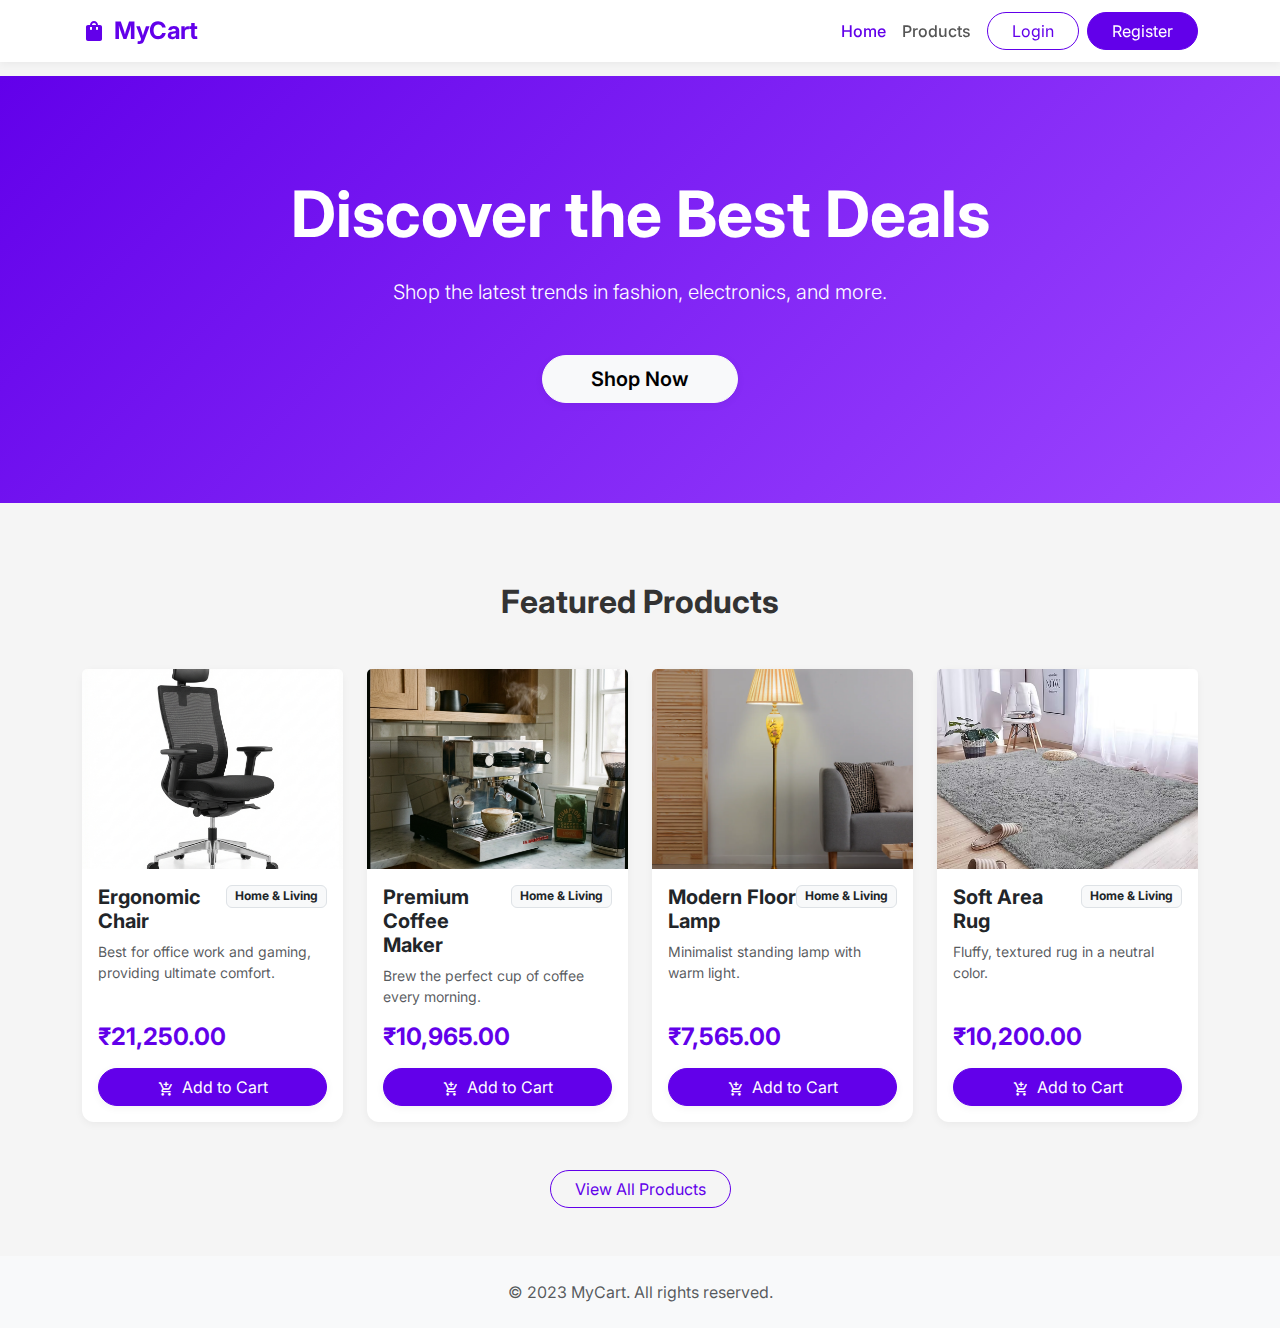
<file: index.html>
<!DOCTYPE html>
<html lang="en">

<head>
    <meta charset="UTF-8">
    <meta name="viewport" content="width=device-width, initial-scale=1.0">
    <title>MyCart - Online Shopping</title>
    <!-- Bootstrap 5 CSS -->
    <link href="https://cdn.jsdelivr.net/npm/bootstrap@5.3.0/dist/css/bootstrap.min.css" rel="stylesheet">
    <!-- Google Fonts: Inter -->
    <link href="https://fonts.googleapis.com/css2?family=Inter:wght@300;400;500;600;700&display=swap" rel="stylesheet">
    <!-- Material Icons -->
    <link href="https://fonts.googleapis.com/icon?family=Material+Icons+Round" rel="stylesheet">
    <!-- Custom CSS -->
    <link rel="stylesheet" href="css/styles.css">
</head>

<body>

    <!-- Navbar -->
    <nav class="navbar navbar-expand-lg navbar-light bg-white fixed-top shadow-sm">
        <div class="container">
            <a class="navbar-brand fw-bold text-primary d-flex align-items-center" href="index.html">
                <span class="material-icons-round me-2">shopping_bag</span>
                MyCart
            </a>
            <button class="navbar-toggler" type="button" data-bs-toggle="collapse" data-bs-target="#navbarNav">
                <span class="navbar-toggler-icon"></span>
            </button>
            <div class="collapse navbar-collapse" id="navbarNav">
                <ul class="navbar-nav ms-auto align-items-center">
                    <li class="nav-item">
                        <a class="nav-link active" href="index.html">Home</a>
                    </li>
                    <li class="nav-item">
                        <a class="nav-link" href="products.html">Products</a>
                    </li>
                    <li class="nav-item d-none" id="nav-cart">
                        <a class="nav-link position-relative" href="cart.html">
                            <span class="material-icons-round">shopping_cart</span>
                            <span
                                class="position-absolute top-0 start-100 translate-middle badge rounded-pill bg-danger"
                                id="cart-count">
                                0
                            </span>
                        </a>
                    </li>
                    <li class="nav-item d-none" id="nav-admin">
                        <a class="nav-link" href="add-product.html">Admin</a>
                    </li>
                    <li class="nav-item" id="nav-login">
                        <a class="btn btn-outline-primary ms-2 rounded-pill px-4" href="login.html">Login</a>
                    </li>
                    <li class="nav-item" id="nav-register">
                        <a class="btn btn-primary ms-2 rounded-pill px-4" href="register.html">Register</a>
                    </li>
                    <li class="nav-item d-none" id="nav-logout">
                        <button class="btn btn-link nav-link ms-2" onclick="logout()">Logout</button>
                    </li>
                    <li class="nav-item d-none" id="nav-user-name">
                        <span class="nav-link fw-medium ms-2" id="user-name-display"></span>
                    </li>
                </ul>
            </div>
        </div>
    </nav>

    <!-- Hero Section -->
    <header class="hero-section d-flex align-items-center text-center text-white">
        <div class="container">
            <h1 class="display-3 fw-bold mb-4">Discover the Best Deals</h1>
            <p class="lead mb-5">Shop the latest trends in fashion, electronics, and more.</p>
            <a href="products.html" class="btn btn-light btn-lg rounded-pill px-5 fw-semibold shadow-sm">Shop Now</a>
        </div>
    </header>

    <!-- Featured Products Section -->
    <section class="py-5">
        <div class="container">
            <h2 class="text-center fw-bold mb-5">Featured Products</h2>
            <div id="featured-products" class="row g-4">
                <!-- Featured products will be injected here by JS -->
            </div>
            <div class="text-center mt-5">
                <a href="products.html" class="btn btn-outline-primary rounded-pill px-4">View All Products</a>
            </div>
        </div>
    </section>

    <!-- Footer -->
    <footer class="bg-light py-4 mt-auto">
        <div class="container text-center text-muted">
            <p class="mb-0">&copy; 2023 MyCart. All rights reserved.</p>
        </div>
    </footer>

    <!-- Bootstrap 5 JS -->
    <script src="https://cdn.jsdelivr.net/npm/bootstrap@5.3.0/dist/js/bootstrap.bundle.min.js"></script>
    <!-- Custom JS -->
    <script src="js/main.js"></script>
</body>

</html>
</file>
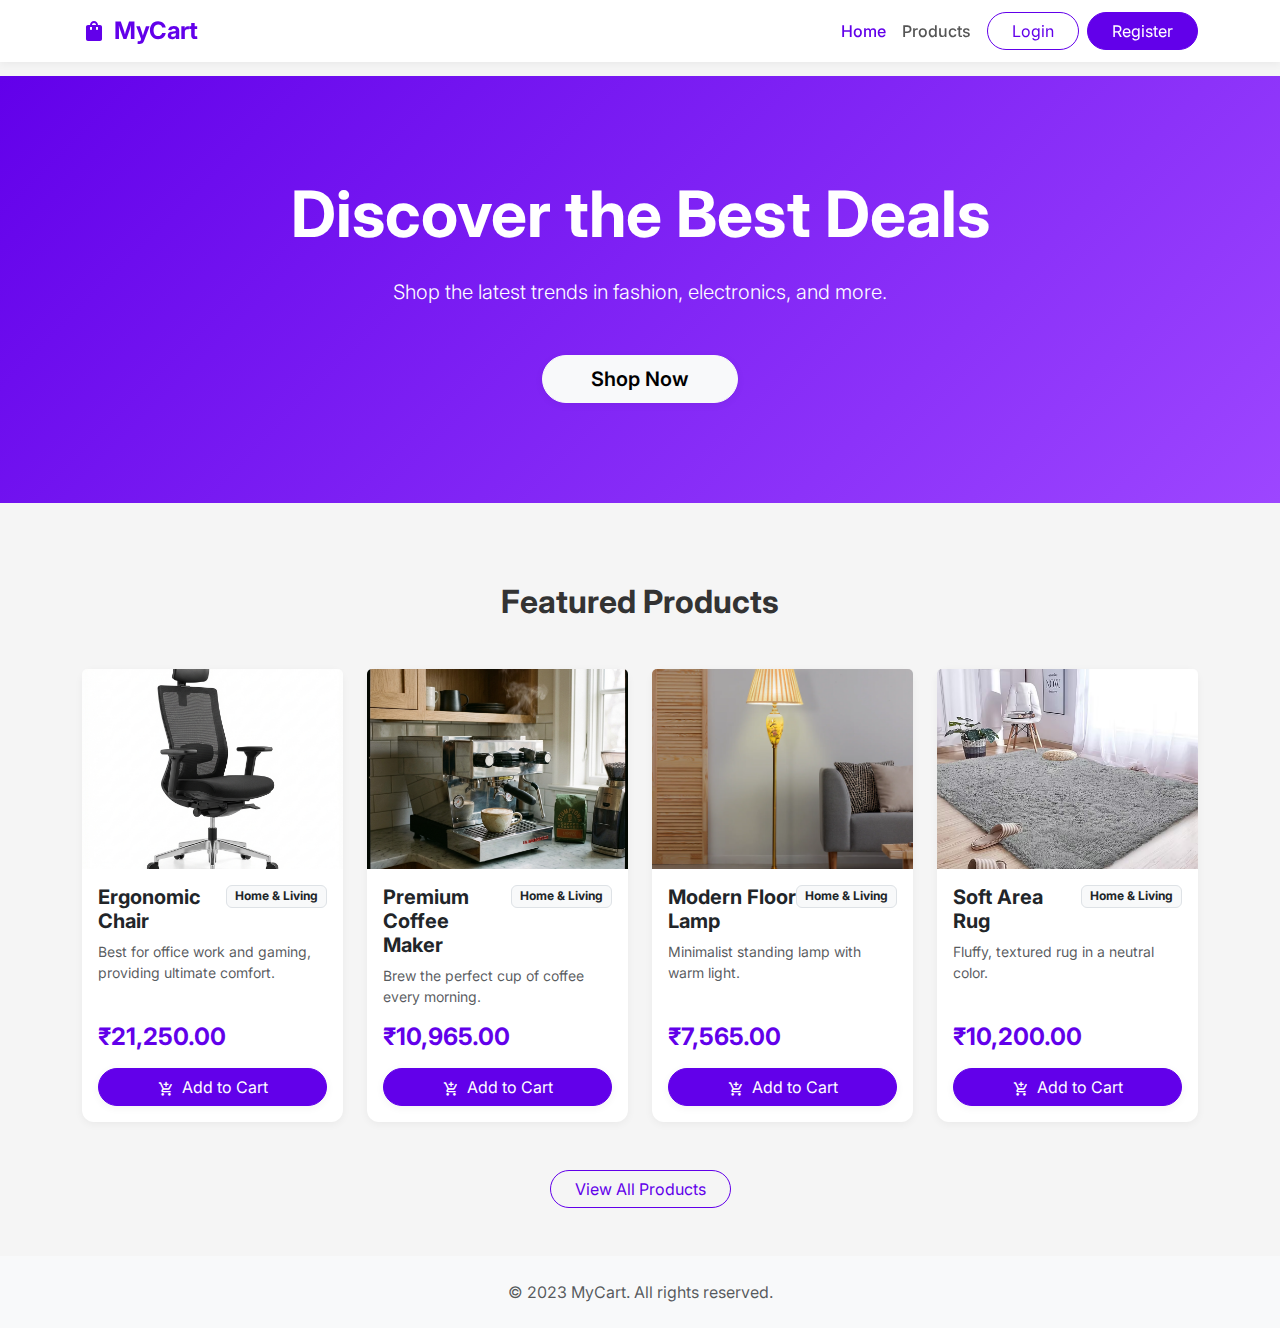
<file: add-product.html>
<!DOCTYPE html>
<html lang="en">

<head>
    <meta charset="UTF-8">
    <meta name="viewport" content="width=device-width, initial-scale=1.0">
    <title>Add Product - ShopEasy</title>
    <link href="https://cdn.jsdelivr.net/npm/bootstrap@5.3.0/dist/css/bootstrap.min.css" rel="stylesheet">
    <link href="https://fonts.googleapis.com/css2?family=Inter:wght@300;400;500;600;700&display=swap" rel="stylesheet">
    <link href="https://fonts.googleapis.com/icon?family=Material+Icons+Round" rel="stylesheet">
    <link rel="stylesheet" href="css/styles.css">
</head>

<body>

    <nav class="navbar navbar-expand-lg navbar-light bg-white fixed-top shadow-sm">
        <div class="container">
            <a class="navbar-brand fw-bold text-primary d-flex align-items-center" href="index.html">
                <span class="material-icons-round me-2">shopping_bag</span>
                ShopEasy
            </a>
        </div>
    </nav>

    <div class="container py-5 mt-5">
        <div class="row justify-content-center">
            <div class="col-md-8 col-lg-6">
                <div class="card border-0 shadow-lg">
                    <div class="card-body p-5">
                        <option value="Fashion">Fashion</option>
                        <option value="Home & Living">Home & Living</option>
                        </select>
                    </div>
                    <div class="mb-3">
                        <label for="image" class="form-label">Image URL</label>
                        <input type="url" class="form-control" id="image" placeholder="https://example.com/image.jpg"
                            required>
                    </div>
                    <div class="mb-3">
                        <label for="description" class="form-label">Description</label>
                        <textarea class="form-control" id="description" rows="3" required></textarea>
                    </div>
                    <div class="d-grid gap-2">
                        <button type="submit" class="btn btn-primary rounded-pill fw-semibold">Add
                            Product</button>
                        <a href="products.html" class="btn btn-outline-secondary rounded-pill">Cancel</a>
                    </div>
                    </form>
                </div>
            </div>
        </div>
    </div>
    </div>

    <script src="https://cdn.jsdelivr.net/npm/bootstrap@5.3.0/dist/js/bootstrap.bundle.min.js"></script>
    <script src="js/main.js"></script>
    <script src="js/product.js"></script>
    <script>
        // Protect route
        const user = JSON.parse(localStorage.getItem(CURRENT_USER_KEY));
        if (!user || user.role !== 'admin') {
            window.location.href = 'index.html';
        }
    </script>
</body>

</html>
</file>
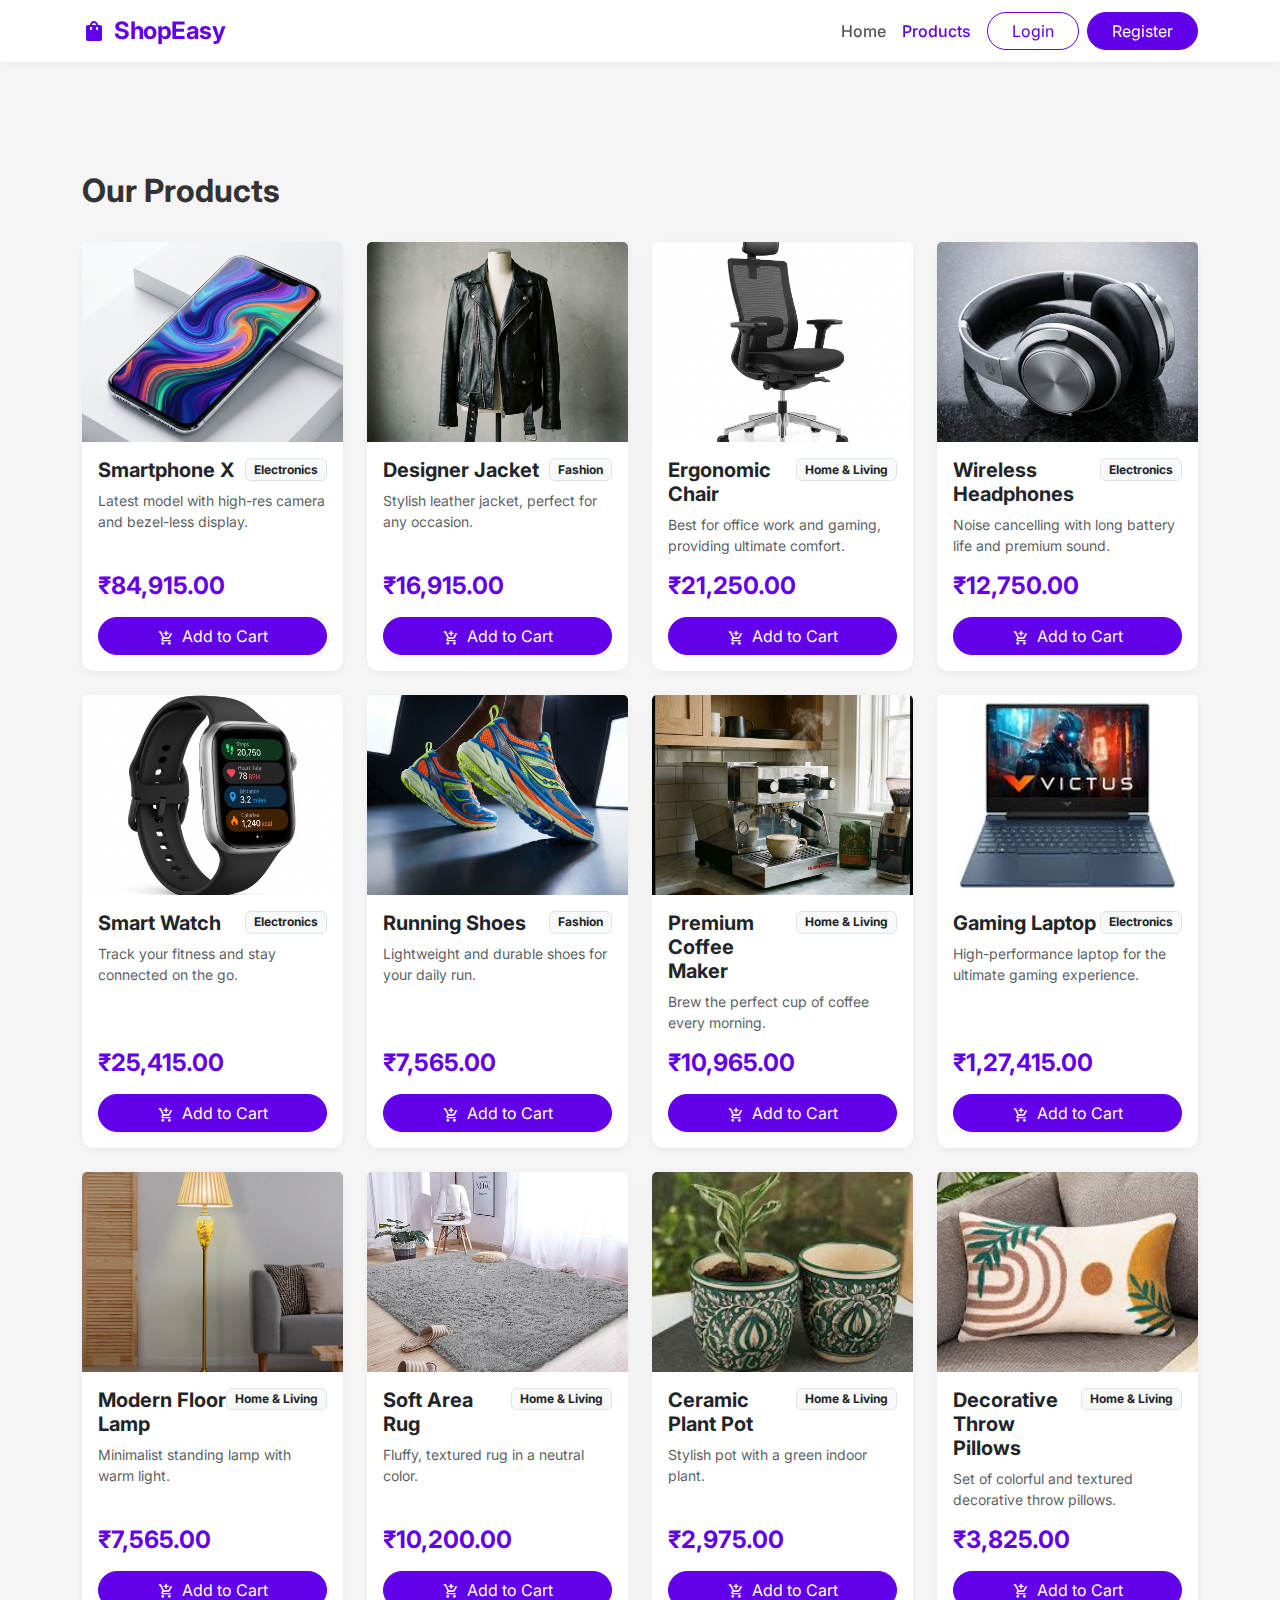
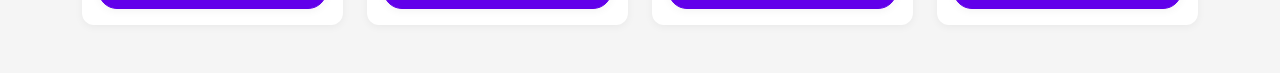
<file: edit-product.html>
<!DOCTYPE html>
<html lang="en">

<head>
    <meta charset="UTF-8">
    <meta name="viewport" content="width=device-width, initial-scale=1.0">
    <title>Edit Product - ShopEasy</title>
    <link href="https://cdn.jsdelivr.net/npm/bootstrap@5.3.0/dist/css/bootstrap.min.css" rel="stylesheet">
    <link href="https://fonts.googleapis.com/css2?family=Inter:wght@300;400;500;600;700&display=swap" rel="stylesheet">
    <link href="https://fonts.googleapis.com/icon?family=Material+Icons+Round" rel="stylesheet">
    <link rel="stylesheet" href="css/styles.css">
</head>

<body>

    <nav class="navbar navbar-expand-lg navbar-light bg-white fixed-top shadow-sm">
        <div class="container">
            <a class="navbar-brand fw-bold text-primary d-flex align-items-center" href="index.html">
                <span class="material-icons-round me-2">shopping_bag</span>
                ShopEasy
            </a>
        </div>
    </nav>

    <div class="container py-5 mt-5">
        <div class="row justify-content-center">
            <div class="col-md-8 col-lg-6">
                <div class="card border-0 shadow-lg">
                    <div class="card-body p-5">
                        <h3 class="card-title fw-bold mb-4">Edit Product</h3>
                        <option value="Fashion">Fashion</option>
                        <option value="Home & Living">Home & Living</option>
                        </select>
                    </div>
                    <div class="mb-3">
                        <label for="image" class="form-label">Image URL</label>
                        <input type="url" class="form-control" id="image" required>
                    </div>
                    <div class="mb-3">
                        <label for="description" class="form-label">Description</label>
                        <textarea class="form-control" id="description" rows="3" required></textarea>
                    </div>
                    <div class="d-grid gap-2">
                        <button type="submit" class="btn btn-primary rounded-pill fw-semibold">Update
                            Product</button>
                        <a href="products.html" class="btn btn-outline-secondary rounded-pill">Cancel</a>
                    </div>
                    </form>
                </div>
            </div>
        </div>
    </div>
    </div>

    <script src="https://cdn.jsdelivr.net/npm/bootstrap@5.3.0/dist/js/bootstrap.bundle.min.js"></script>
    <script src="js/main.js"></script>
    <script src="js/product.js"></script>
    <script>
        // Protect route
        const user = JSON.parse(localStorage.getItem(CURRENT_USER_KEY));
        if (!user || user.role !== 'admin') {
            window.location.href = 'index.html';
        }

        // Load product data
        const urlParams = new URLSearchParams(window.location.search);
        const productId = urlParams.get('id');
        if (productId) {
            loadProductForEdit(productId);
        } else {
            window.location.href = 'products.html';
        }
    </script>
</body>

</html>
</file>
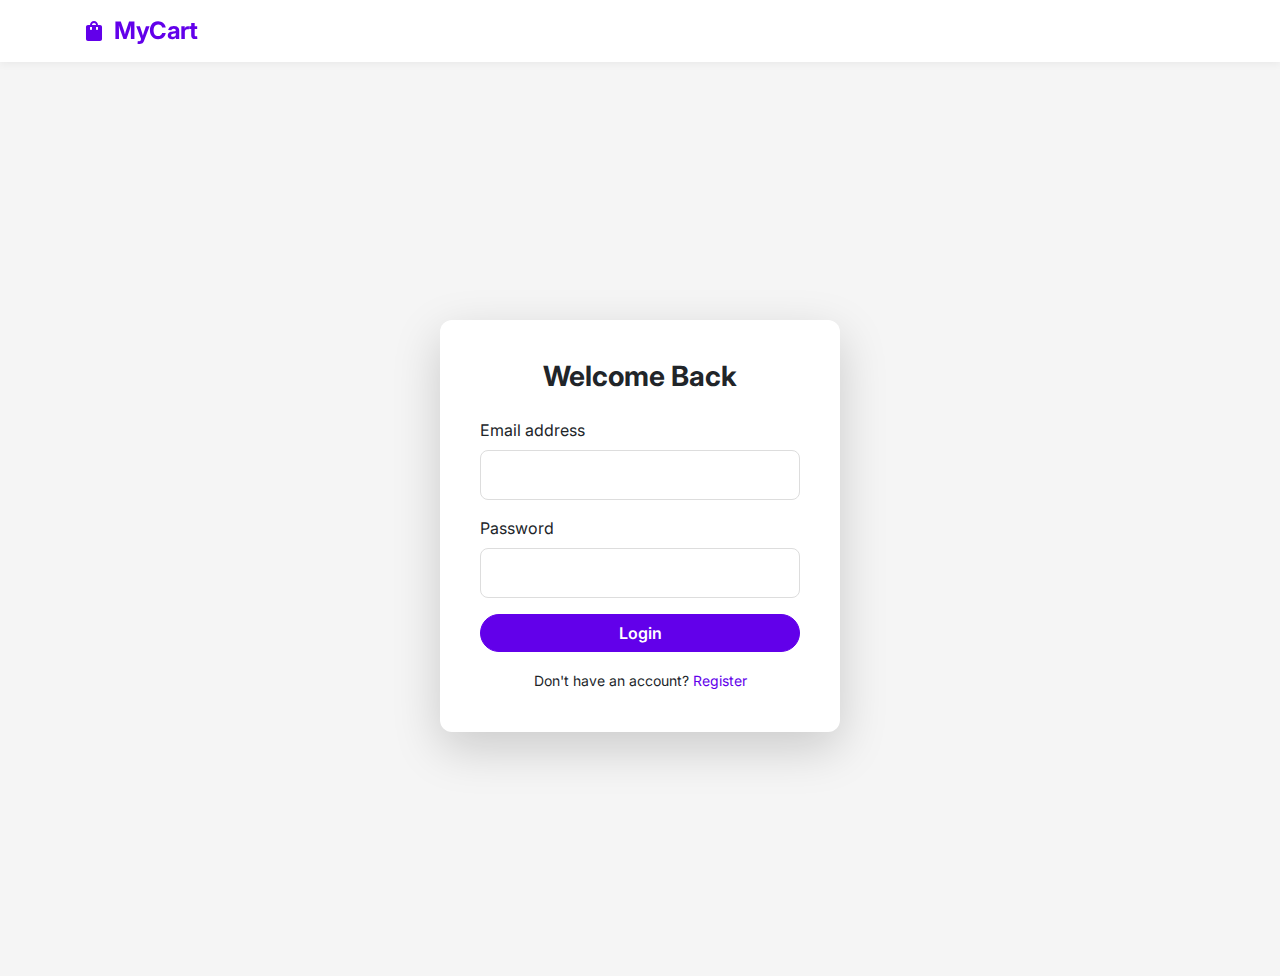
<file: login.html>
<!DOCTYPE html>
<html lang="en">

<head>
    <meta charset="UTF-8">
    <meta name="viewport" content="width=device-width, initial-scale=1.0">
    <title>Login - MyCart</title>
    <link href="https://cdn.jsdelivr.net/npm/bootstrap@5.3.0/dist/css/bootstrap.min.css" rel="stylesheet">
    <link href="https://fonts.googleapis.com/css2?family=Inter:wght@300;400;500;600;700&display=swap" rel="stylesheet">
    <link href="https://fonts.googleapis.com/icon?family=Material+Icons+Round" rel="stylesheet">
    <link rel="stylesheet" href="css/styles.css">
</head>

<body>

    <nav class="navbar navbar-expand-lg navbar-light bg-white fixed-top shadow-sm">
        <div class="container">
            <a class="navbar-brand fw-bold text-primary d-flex align-items-center" href="index.html">
                <span class="material-icons-round me-2">shopping_bag</span>
                MyCart
            </a>
        </div>
    </nav>

    <div class="container d-flex justify-content-center align-items-center min-vh-100">
        <div class="card border-0 shadow-lg p-4" style="max-width: 400px; width: 100%;">
            <div class="card-body">
                <h3 class="card-title text-center fw-bold mb-4">Welcome Back</h3>
                <form id="login-form">
                    <div class="mb-3">
                        <label for="email" class="form-label">Email address</label>
                        <input type="email" class="form-control" id="email" required>
                    </div>
                    <div class="mb-3">
                        <label for="password" class="form-label">Password</label>
                        <input type="password" class="form-control" id="password" required>
                    </div>
                    <div id="login-error" class="text-danger mb-3 d-none">Invalid email or password.</div>
                    <button type="submit" class="btn btn-primary w-100 rounded-pill fw-semibold">Login</button>
                </form>
                <div class="text-center mt-3">
                    <small>Don't have an account? <a href="register.html"
                            class="text-primary text-decoration-none">Register</a></small>
                </div>
            </div>
        </div>
    </div>

    <script src="https://cdn.jsdelivr.net/npm/bootstrap@5.3.0/dist/js/bootstrap.bundle.min.js"></script>
    <script src="js/main.js"></script>
    <script src="js/auth.js"></script>
</body>

</html>
</file>
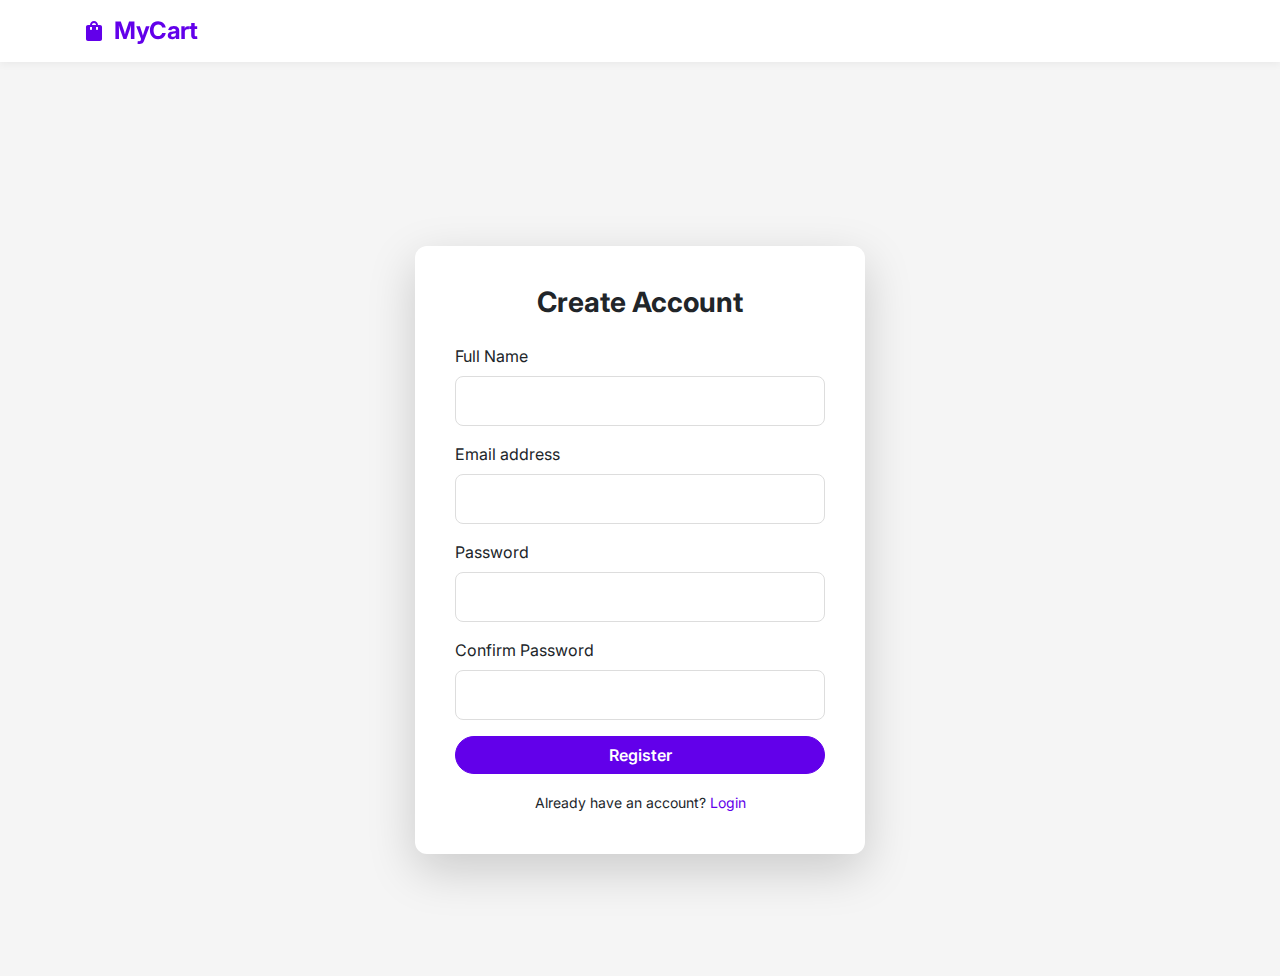
<file: register.html>
<!DOCTYPE html>
<html lang="en">

<head>
    <meta charset="UTF-8">
    <meta name="viewport" content="width=device-width, initial-scale=1.0">
    <title>Register - MyCart</title>
    <link href="https://cdn.jsdelivr.net/npm/bootstrap@5.3.0/dist/css/bootstrap.min.css" rel="stylesheet">
    <link href="https://fonts.googleapis.com/css2?family=Inter:wght@300;400;500;600;700&display=swap" rel="stylesheet">
    <link href="https://fonts.googleapis.com/icon?family=Material+Icons+Round" rel="stylesheet">
    <link rel="stylesheet" href="css/styles.css">
</head>

<body>

    <nav class="navbar navbar-expand-lg navbar-light bg-white fixed-top shadow-sm">
        <div class="container">
            <a class="navbar-brand fw-bold text-primary d-flex align-items-center" href="index.html">
                <span class="material-icons-round me-2">shopping_bag</span>
                MyCart
            </a>
        </div>
    </nav>

    <div class="container d-flex justify-content-center align-items-center min-vh-100 pt-5">
        <div class="card border-0 shadow-lg p-4" style="max-width: 450px; width: 100%;">
            <div class="card-body">
                <h3 class="card-title text-center fw-bold mb-4">Create Account</h3>
                <form id="register-form">
                    <div class="mb-3">
                        <label for="name" class="form-label">Full Name</label>
                        <input type="text" class="form-control" id="name" required>
                    </div>
                    <div class="mb-3">
                        <label for="email" class="form-label">Email address</label>
                        <input type="email" class="form-control" id="email" required>
                    </div>
                    <div class="mb-3">
                        <label for="password" class="form-label">Password</label>
                        <input type="password" class="form-control" id="password" required>
                    </div>
                    <div class="mb-3">
                        <label for="confirm-password" class="form-label">Confirm Password</label>
                        <input type="password" class="form-control" id="confirm-password" required>
                    </div>
                    <div id="register-error" class="text-danger mb-3 d-none"></div>
                    <button type="submit" class="btn btn-primary w-100 rounded-pill fw-semibold">Register</button>
                </form>
                <div class="text-center mt-3">
                    <small>Already have an account? <a href="login.html"
                            class="text-primary text-decoration-none">Login</a></small>
                </div>
            </div>
        </div>
    </div>

    <script src="https://cdn.jsdelivr.net/npm/bootstrap@5.3.0/dist/js/bootstrap.bundle.min.js"></script>
    <script src="js/main.js"></script>
    <script src="js/auth.js"></script>
</body>

</html>
</file>
<file: css/styles.css>
/* Global Styles */
:root {
    --primary-color: #6200ea;
    --primary-hover: #3700b3;
    --secondary-color: #03dac6;
    --background-color: #f5f5f5;
    --text-color: #333;
    --font-family: 'Inter', sans-serif;
}

body {
    font-family: var(--font-family);
    background-color: var(--background-color);
    color: var(--text-color);
    padding-top: 76px;
    /* Height of fixed navbar */
    display: flex;
    flex-direction: column;
    min-height: 100vh;
}

/* Navbar */
.navbar {
    background-color: rgba(255, 255, 255, 0.95) !important;
    backdrop-filter: blur(10px);
}

.navbar-brand {
    font-size: 1.5rem;
    letter-spacing: -0.5px;
}

.nav-link {
    font-weight: 500;
    color: #555 !important;
    transition: color 0.2s;
}

.nav-link:hover,
.nav-link.active {
    color: var(--primary-color) !important;
}

/* Buttons */
.btn-primary {
    background-color: var(--primary-color);
    border-color: var(--primary-color);
}

.btn-primary:hover {
    background-color: var(--primary-hover);
    border-color: var(--primary-hover);
}

.btn-outline-primary {
    color: var(--primary-color);
    border-color: var(--primary-color);
}

.btn-outline-primary:hover {
    background-color: var(--primary-color);
    color: white;
}

/* Hero Section */
.hero-section {
    background: linear-gradient(135deg, var(--primary-color), #9d46ff);
    padding: 100px 0;
    margin-bottom: 2rem;
}

/* Cards */
.card {
    border-radius: 12px;
    transition: transform 0.2s, box-shadow 0.2s;
}

.card:hover {
    transform: translateY(-5px);
    box-shadow: 0 10px 20px rgba(0, 0, 0, 0.1) !important;
}

.category-card {
    cursor: pointer;
}

/* Forms */
.form-control {
    border-radius: 8px;
    padding: 12px 15px;
    border: 1px solid #ddd;
}

.form-control:focus {
    box-shadow: 0 0 0 3px rgba(98, 0, 234, 0.1);
    border-color: var(--primary-color);
}

/* Utilities */
.shadow-sm {
    box-shadow: 0 2px 8px rgba(0, 0, 0, 0.05) !important;
}

.text-primary {
    color: var(--primary-color) !important;
}
</file>
